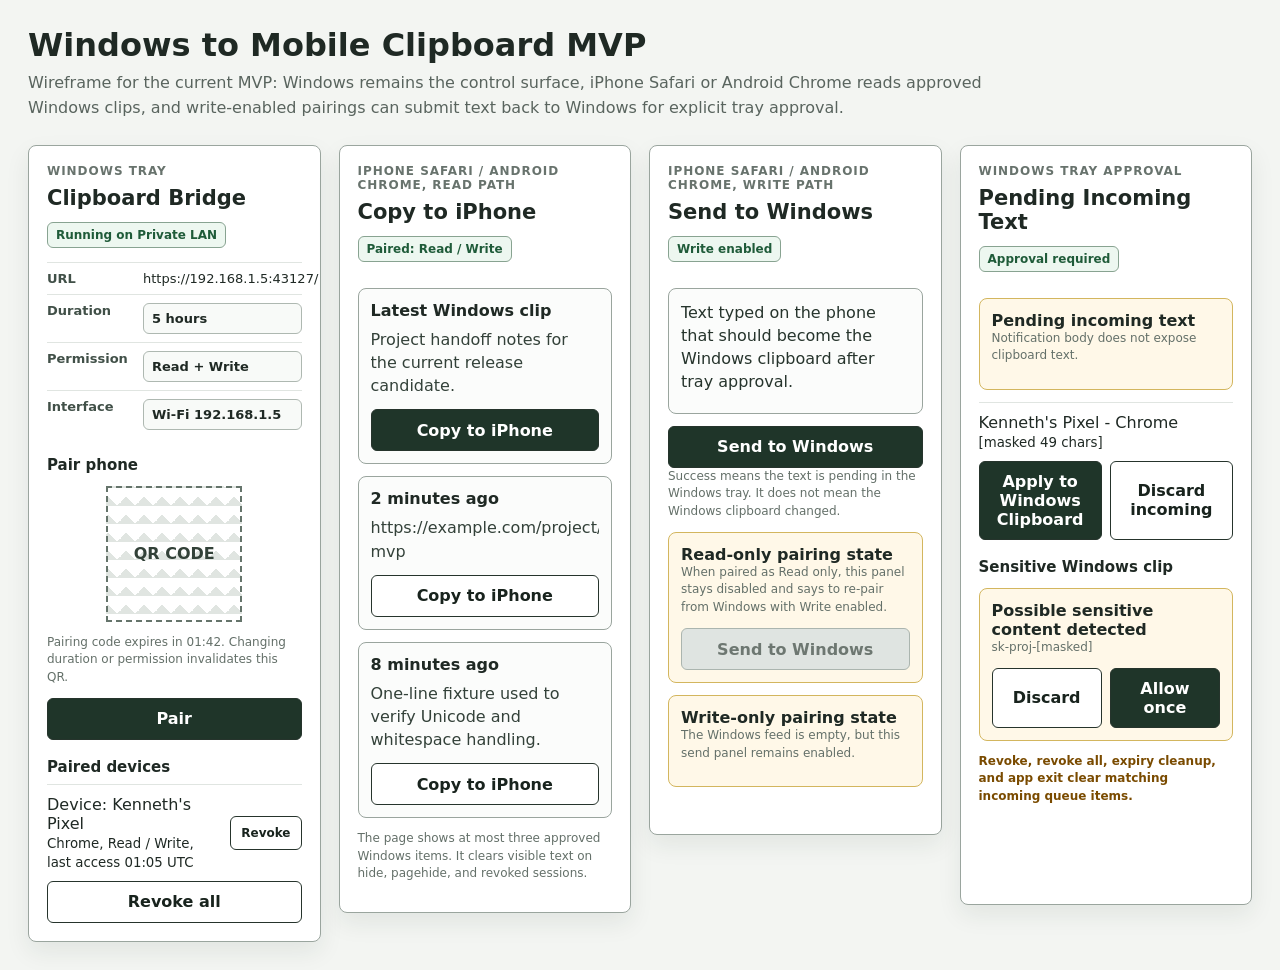
<file: docs/ux-wireframe.html>
<!doctype html>
<html lang="en">
<head>
  <meta charset="utf-8">
  <meta name="viewport" content="width=device-width, initial-scale=1">
  <title>Universal Clipboard MVP Wireframe</title>
  <style>
    :root {
      color: #1f2924;
      background: #f3f5f2;
      font-family: system-ui, -apple-system, BlinkMacSystemFont, "Segoe UI", sans-serif;
    }

    * {
      box-sizing: border-box;
    }

    body {
      margin: 0;
      padding: 28px;
    }

    h1,
    h2,
    h3,
    p {
      margin-top: 0;
    }

    h1 {
      margin-bottom: 8px;
      font-size: 32px;
      line-height: 1.1;
    }

    h2 {
      margin-bottom: 12px;
      font-size: 21px;
    }

    h3 {
      margin: 18px 0 8px;
      font-size: 15px;
    }

    .note {
      max-width: 960px;
      margin-bottom: 24px;
      color: #59645e;
      line-height: 1.55;
    }

    .board {
      display: grid;
      grid-template-columns: repeat(4, minmax(230px, 1fr));
      gap: 18px;
      align-items: start;
      max-width: 1320px;
    }

    .frame {
      min-height: 690px;
      padding: 18px;
      border: 1px solid #9aa59e;
      border-radius: 8px;
      background: #fff;
      box-shadow: 0 10px 24px rgba(30, 45, 36, 0.08);
    }

    .desktop {
      min-height: 760px;
    }

    .eyebrow {
      margin-bottom: 8px;
      color: #68736d;
      font-size: 12px;
      font-weight: 700;
      letter-spacing: .08em;
      text-transform: uppercase;
    }

    .status {
      display: inline-block;
      margin-bottom: 14px;
      padding: 5px 8px;
      border: 1px solid #88a391;
      border-radius: 6px;
      background: #edf7f0;
      color: #1f5b39;
      font-size: 12px;
      font-weight: 700;
    }

    .control {
      display: grid;
      grid-template-columns: 88px 1fr;
      gap: 8px;
      padding: 8px 0;
      border-top: 1px solid #e0e5e1;
      font-size: 13px;
    }

    .control strong {
      color: #415048;
    }

    .select {
      padding: 7px 8px;
      border: 1px solid #aeb8b1;
      border-radius: 6px;
      background: #f8faf8;
      font-weight: 700;
    }

    .qr {
      display: grid;
      place-items: center;
      width: 136px;
      height: 136px;
      margin: 12px auto;
      border: 2px dashed #65746b;
      background:
        linear-gradient(45deg, #e0e5e1 25%, transparent 25%) 0 0 / 18px 18px,
        linear-gradient(-45deg, #e0e5e1 25%, transparent 25%) 0 0 / 18px 18px;
      color: #324138;
      font-weight: 800;
    }

    .list-row {
      display: grid;
      grid-template-columns: 1fr auto;
      gap: 10px;
      align-items: center;
      padding: 10px 0;
      border-top: 1px solid #e0e5e1;
    }

    .card,
    .alert,
    .selection,
    .text-area {
      margin: 12px 0;
      padding: 12px;
      border: 1px solid #9aa59e;
      border-radius: 8px;
      background: #fbfcfb;
    }

    .alert {
      background: #fff8e8;
      border-color: #d3b65e;
    }

    .selection {
      border-style: dashed;
      background: #eef2ef;
      line-height: 1.55;
      user-select: all;
    }

    .text-area {
      min-height: 126px;
      color: #26342c;
      line-height: 1.45;
    }

    .muted {
      color: #647069;
      font-size: 12px;
      line-height: 1.45;
    }

    .content {
      display: -webkit-box;
      overflow: hidden;
      margin: 8px 0 12px;
      color: #334139;
      line-height: 1.45;
      -webkit-box-orient: vertical;
      -webkit-line-clamp: 4;
    }

    button {
      width: 100%;
      min-height: 42px;
      padding: 10px 12px;
      border: 1px solid #26342c;
      border-radius: 6px;
      background: #fff;
      color: #18231d;
      font: inherit;
      font-weight: 800;
    }

    button.primary {
      background: #1f3529;
      color: #fff;
    }

    button.small-button {
      width: auto;
      min-height: 34px;
      padding: 7px 10px;
      font-size: 12px;
    }

    button:disabled,
    .disabled-button {
      border-color: #abb5af;
      background: #dfe4e1;
      color: #6d7771;
    }

    .button-row {
      display: grid;
      grid-template-columns: 1fr 1fr;
      gap: 8px;
    }

    .danger-note {
      color: #7a4b00;
      font-weight: 700;
    }

    @media (max-width: 1100px) {
      .board {
        grid-template-columns: repeat(2, minmax(260px, 1fr));
      }
    }

    @media (max-width: 640px) {
      body {
        padding: 18px;
      }

      .board {
        grid-template-columns: 1fr;
      }
    }
  </style>
</head>
<body>
  <h1>Windows to Mobile Clipboard MVP</h1>
  <p class="note">
    Wireframe for the current MVP: Windows remains the control surface, iPhone
    Safari or Android Chrome reads approved Windows clips, and write-enabled
    pairings can submit text back to Windows for explicit tray approval.
  </p>

  <main class="board">
    <section class="frame desktop">
      <div class="eyebrow">Windows tray</div>
      <h2>Clipboard Bridge</h2>
      <span class="status">Running on Private LAN</span>

      <div class="control">
        <strong>URL</strong>
        <span>https://192.168.1.5:43127/</span>
      </div>
      <div class="control">
        <strong>Duration</strong>
        <span class="select">5 hours</span>
      </div>
      <div class="control">
        <strong>Permission</strong>
        <span class="select">Read + Write</span>
      </div>
      <div class="control">
        <strong>Interface</strong>
        <span class="select">Wi-Fi 192.168.1.5</span>
      </div>

      <h3>Pair phone</h3>
      <div class="qr">QR CODE</div>
      <p class="muted">Pairing code expires in 01:42. Changing duration or permission invalidates this QR.</p>
      <button class="primary">Pair</button>

      <h3>Paired devices</h3>
      <div class="list-row">
        <span>Device: Kenneth's Pixel<br><small>Chrome, Read / Write, last access 01:05 UTC</small></span>
        <button class="small-button">Revoke</button>
      </div>
      <button>Revoke all</button>
    </section>

    <section class="frame">
      <div class="eyebrow">iPhone Safari / Android Chrome, read path</div>
      <h2>Copy to iPhone</h2>
      <span class="status">Paired: Read / Write</span>

      <article class="card">
        <strong>Latest Windows clip</strong>
        <div class="content">Project handoff notes for the current release candidate.</div>
        <button class="primary">Copy to iPhone</button>
      </article>

      <article class="card">
        <strong>2 minutes ago</strong>
        <div class="content">https://example.com/project/clipboard-mvp</div>
        <button>Copy to iPhone</button>
      </article>

      <article class="card">
        <strong>8 minutes ago</strong>
        <div class="content">One-line fixture used to verify Unicode and whitespace handling.</div>
        <button>Copy to iPhone</button>
      </article>

      <p class="muted">The page shows at most three approved Windows items. It clears visible text on hide, pagehide, and revoked sessions.</p>
    </section>

    <section class="frame">
      <div class="eyebrow">iPhone Safari / Android Chrome, write path</div>
      <h2>Send to Windows</h2>
      <span class="status">Write enabled</span>

      <div class="text-area">Text typed on the phone that should become the Windows clipboard after tray approval.</div>
      <button class="primary">Send to Windows</button>
      <p class="muted">Success means the text is pending in the Windows tray. It does not mean the Windows clipboard changed.</p>

      <div class="alert">
        <strong>Read-only pairing state</strong>
        <p class="muted">When paired as Read only, this panel stays disabled and says to re-pair from Windows with Write enabled.</p>
        <button class="disabled-button" disabled>Send to Windows</button>
      </div>

      <div class="alert">
        <strong>Write-only pairing state</strong>
        <p class="muted">The Windows feed is empty, but this send panel remains enabled.</p>
      </div>
    </section>

    <section class="frame desktop">
      <div class="eyebrow">Windows tray approval</div>
      <h2>Pending Incoming Text</h2>
      <span class="status">Approval required</span>

      <div class="alert">
        <strong>Pending incoming text</strong>
        <p class="muted">Notification body does not expose clipboard text.</p>
      </div>

      <div class="list-row">
        <span>Kenneth's Pixel - Chrome<br><small>[masked 49 chars]</small></span>
      </div>
      <div class="button-row">
        <button class="primary">Apply to Windows Clipboard</button>
        <button>Discard incoming</button>
      </div>

      <h3>Sensitive Windows clip</h3>
      <div class="alert">
        <strong>Possible sensitive content detected</strong>
        <p class="muted">sk-proj-[masked]</p>
        <div class="button-row">
          <button>Discard</button>
          <button class="primary">Allow once</button>
        </div>
      </div>

      <p class="muted danger-note">Revoke, revoke all, expiry cleanup, and app exit clear matching incoming queue items.</p>
    </section>
  </main>
</body>
</html>
</file>
